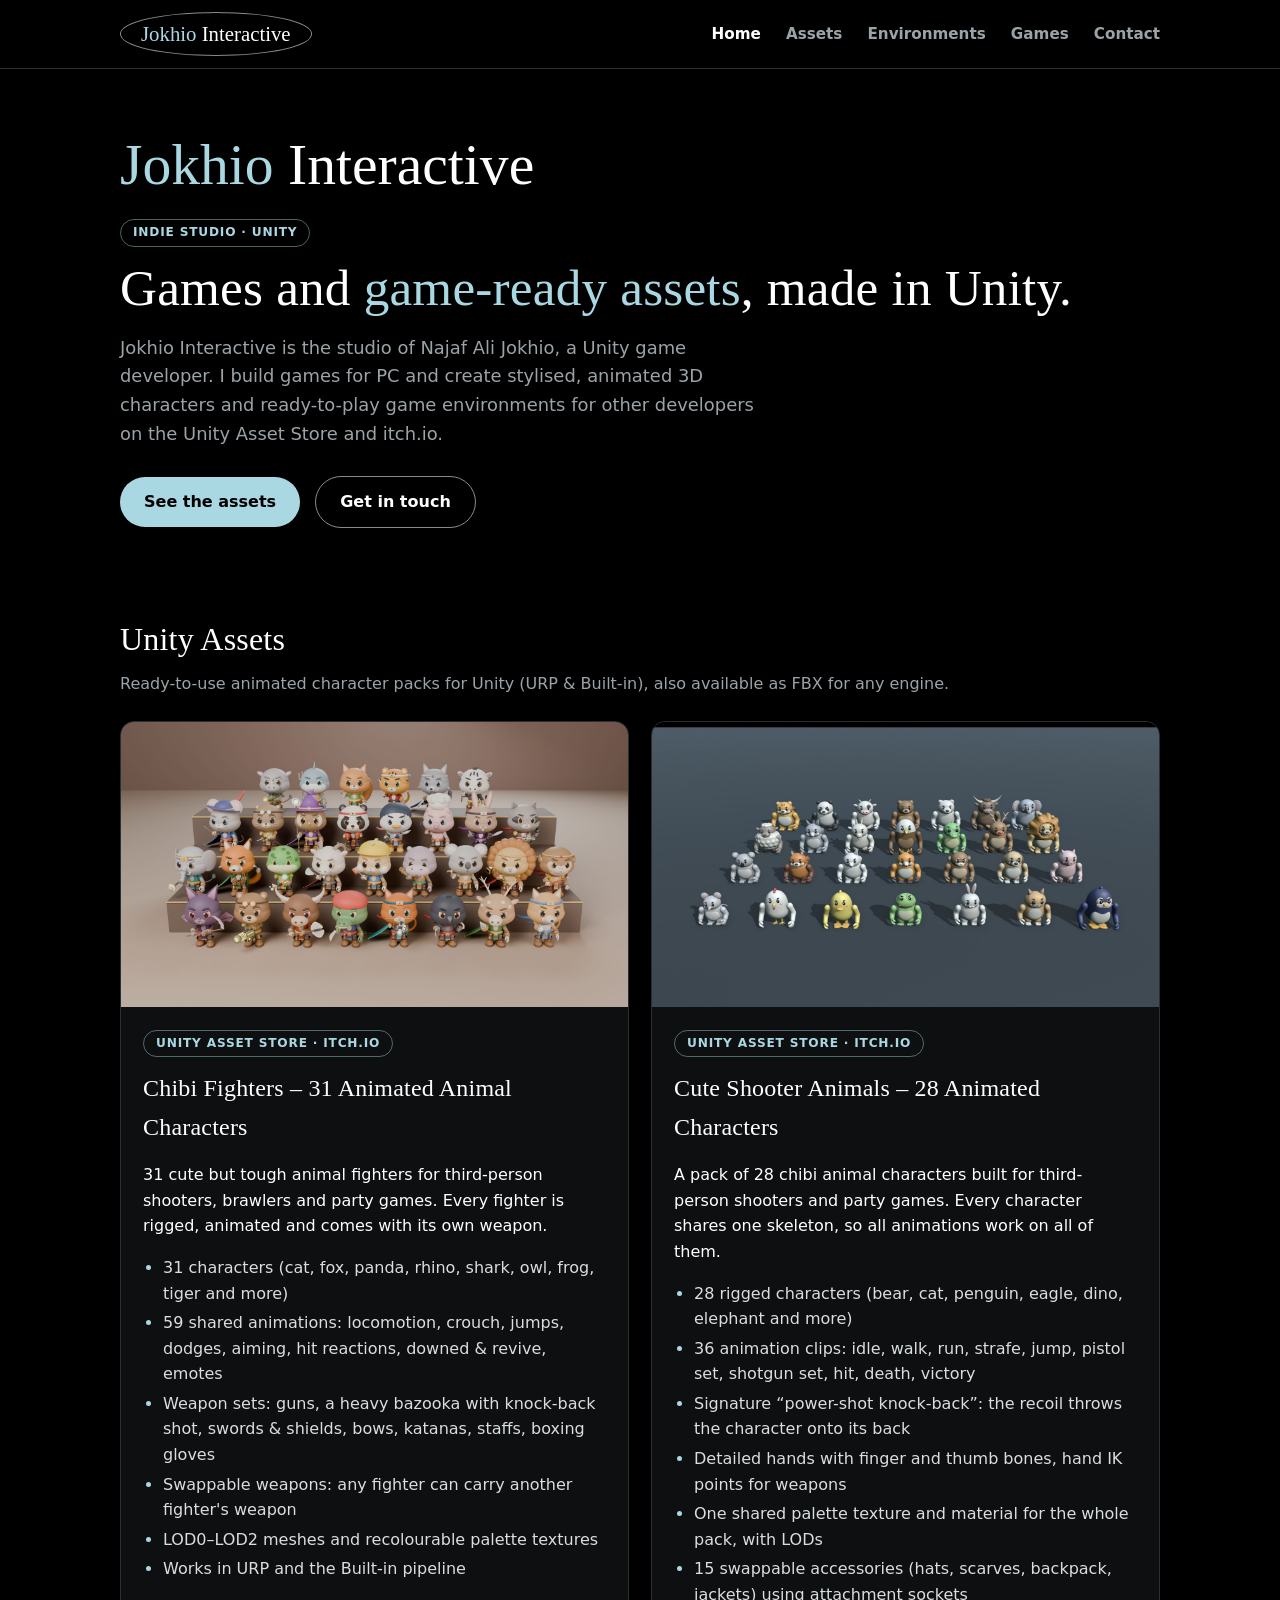
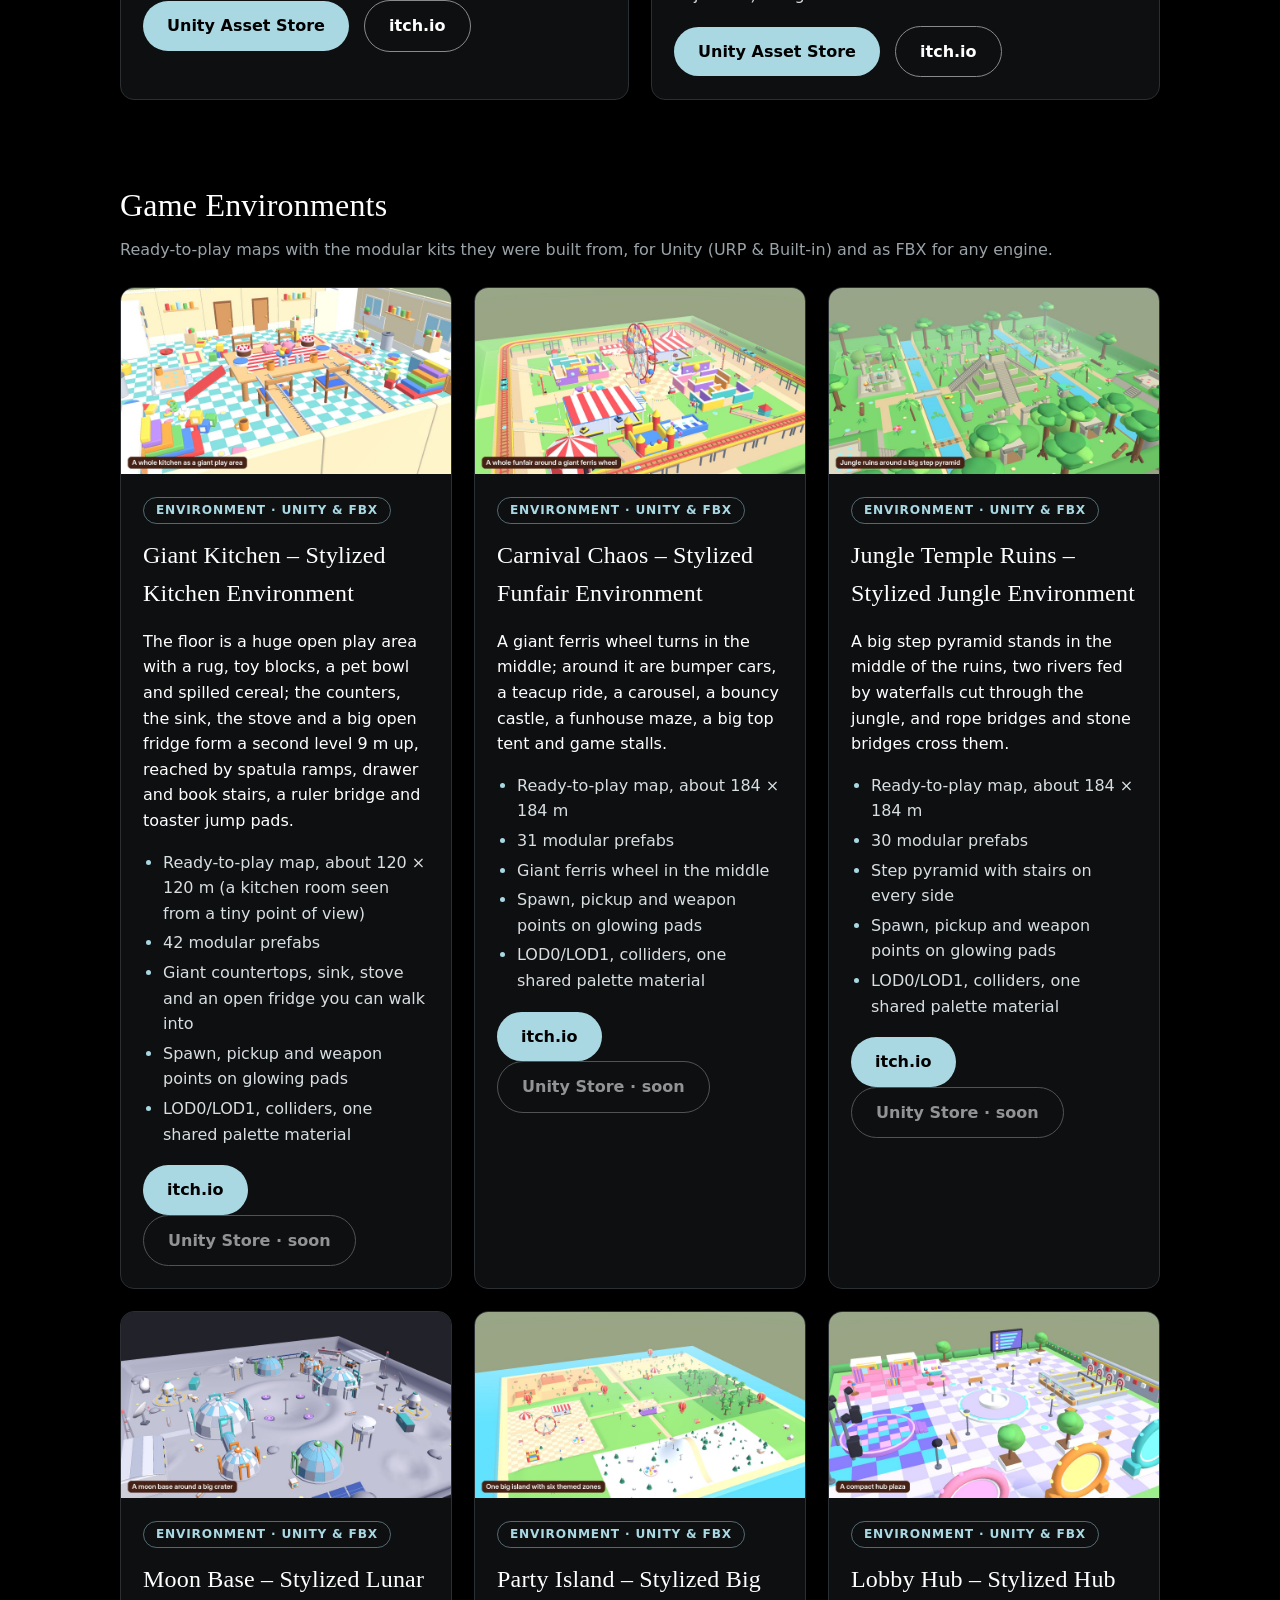
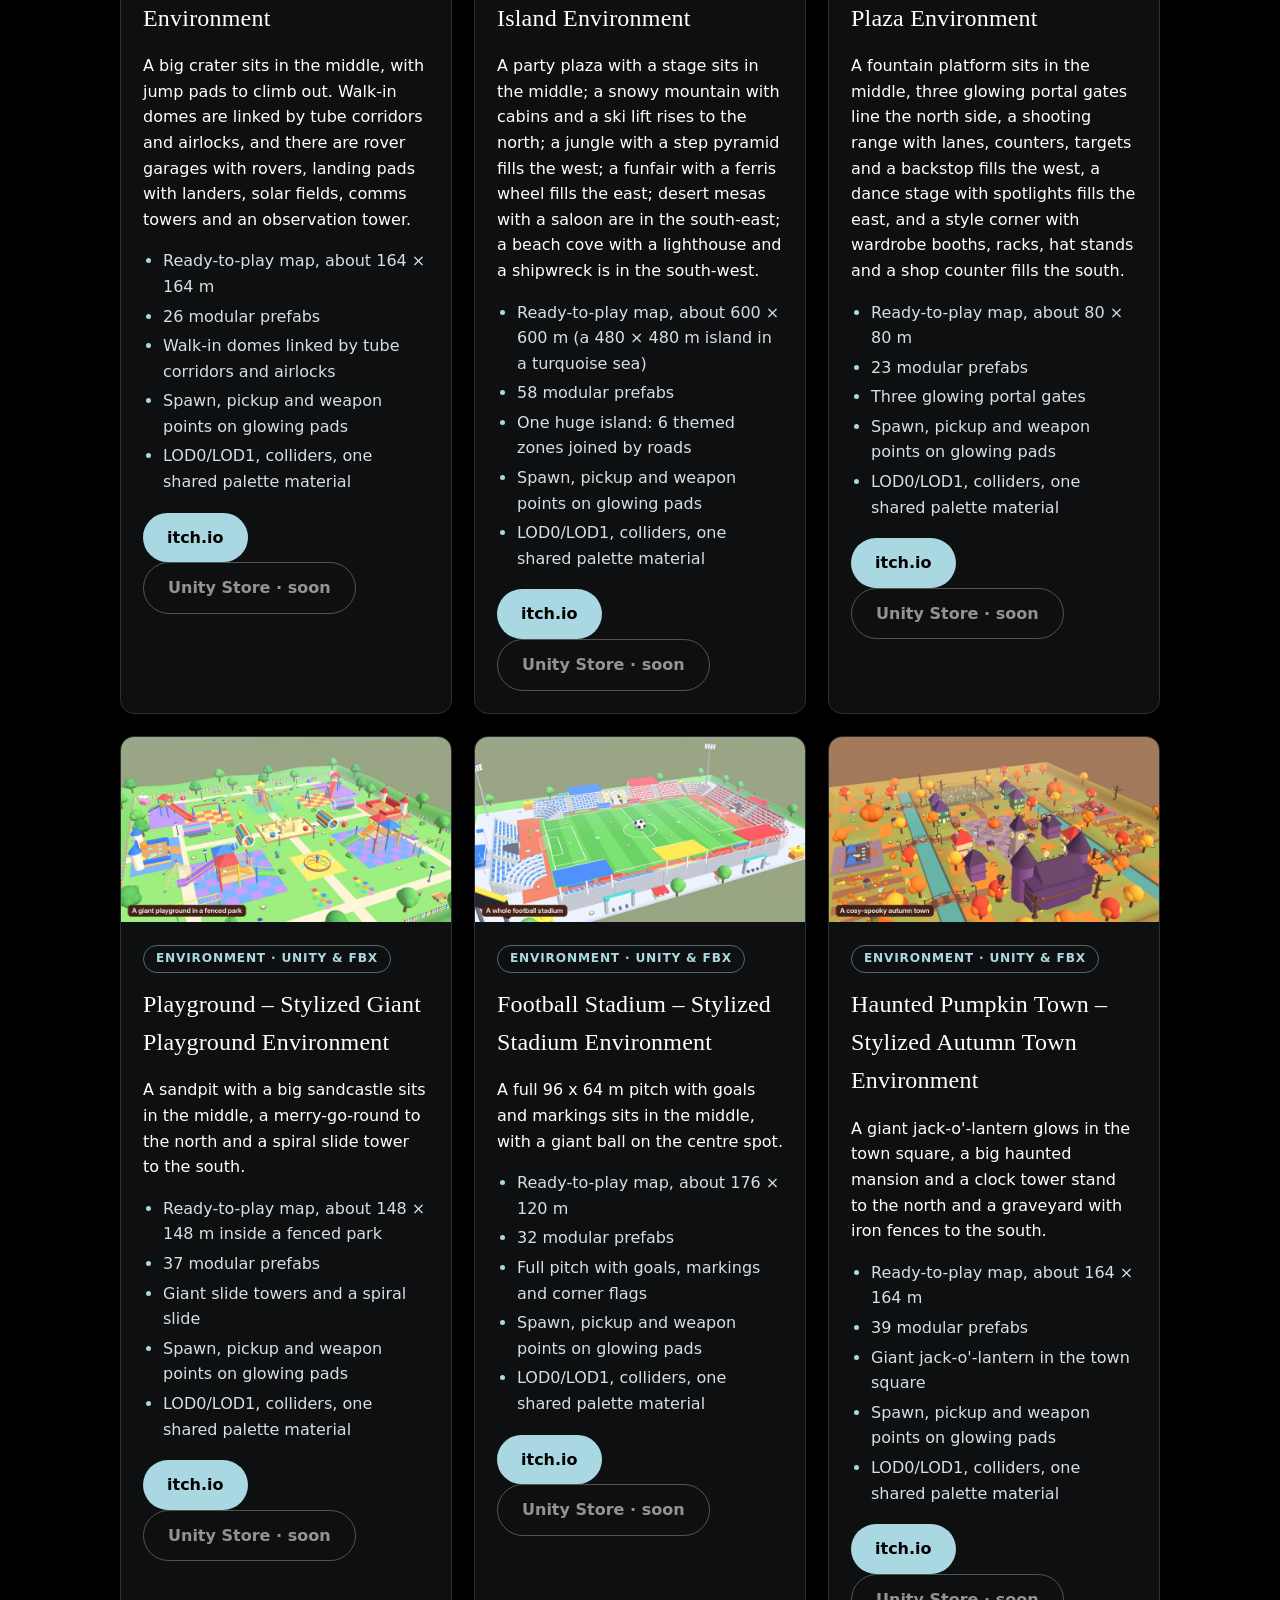
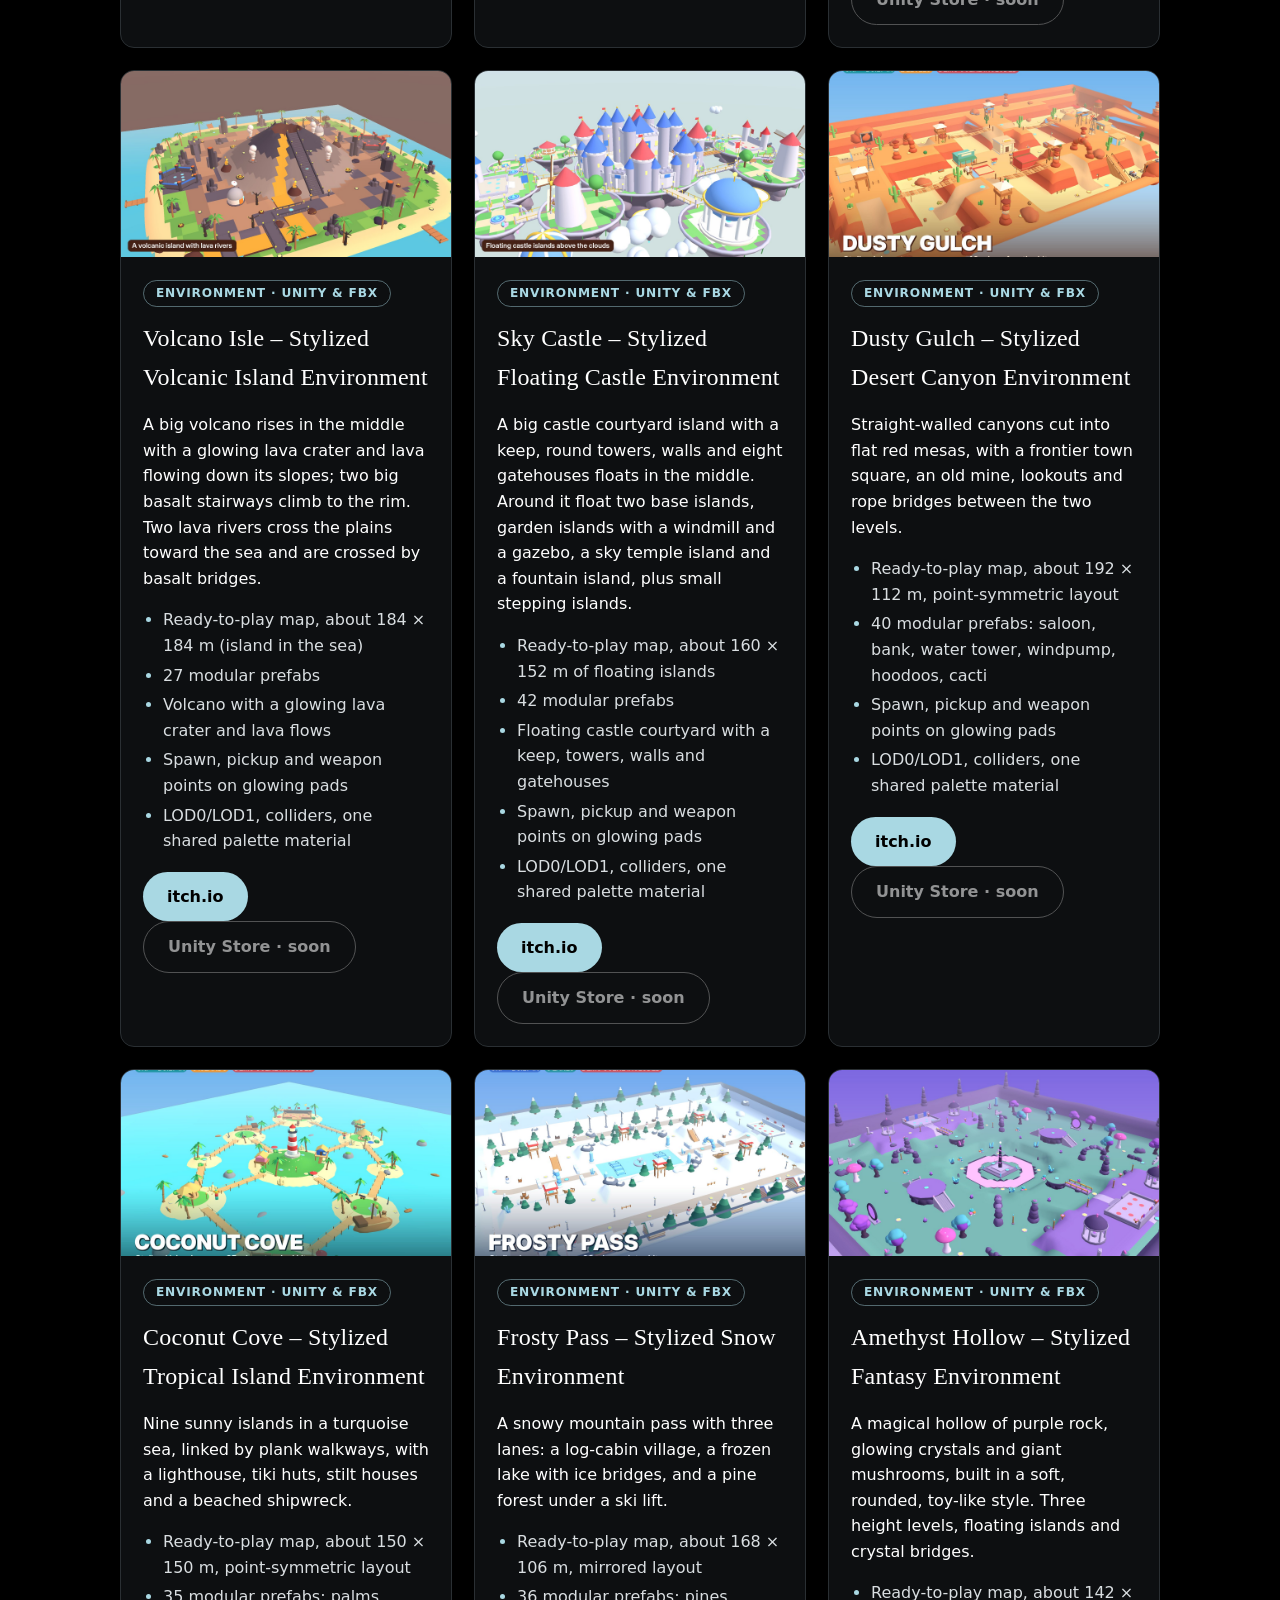
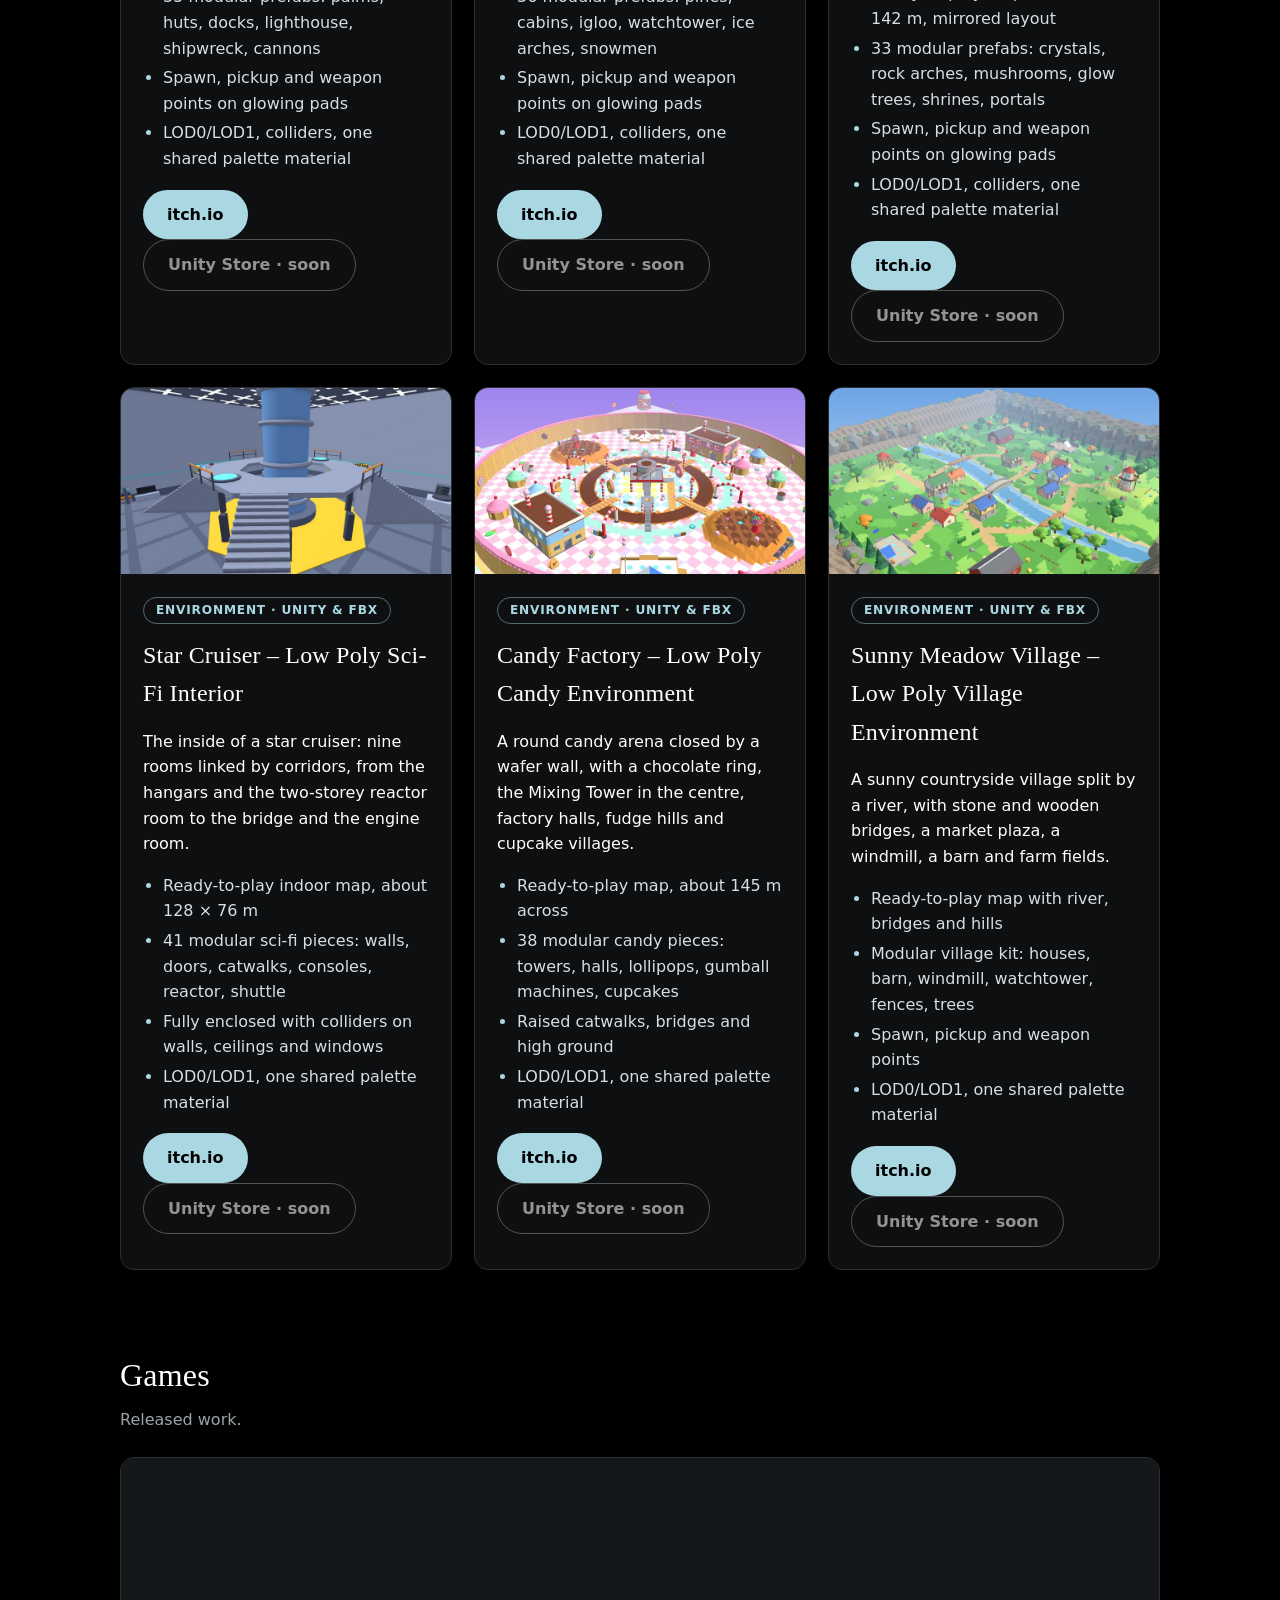
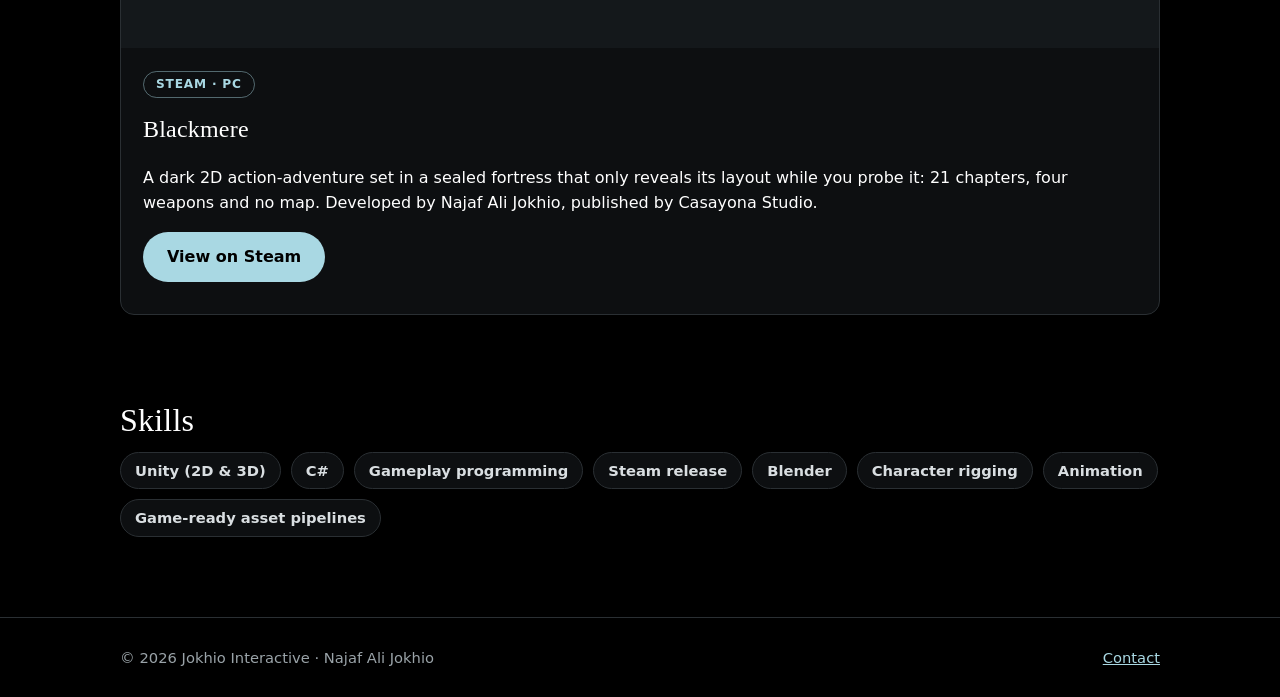
<file: index.html>
<!doctype html>
<html lang="en">
<head>
  <meta charset="utf-8">
  <meta name="viewport" content="width=device-width, initial-scale=1">
  <title>Jokhio Interactive &ndash; Game Development &amp; Unity Assets</title>
  <meta name="description" content="Jokhio Interactive is the indie game development and Unity asset studio of Najaf Ali Jokhio: animated character packs, game environments and Blackmere on Steam.">
  <link rel="stylesheet" href="style.css">
  <link rel="icon" href="images/favicon.png">
  <meta name="theme-color" content="#000000">
</head>
<body>
  <header class="site">
    <div class="wrap">
      <a class="brand" href="index.html"><span class="j">Jokhio</span> Interactive</a>
      <nav>
        <a href="index.html" aria-current="page">Home</a>
        <a href="#assets">Assets</a>
        <a href="#environments">Environments</a>
        <a href="#games">Games</a>
        <a href="contact.html">Contact</a>
      </nav>
    </div>
  </header>

  <main>
    <section class="hero">
      <div class="wrap">
        <p class="studio-name"><span class="j">Jokhio</span> Interactive</p>
        <span class="tag">Indie studio &middot; Unity</span>
        <h1>Games and <em>game-ready assets</em>, made in Unity.</h1>
        <p>Jokhio Interactive is the studio of Najaf Ali Jokhio, a Unity game developer. I build games for PC and create
          stylised, animated 3D characters and ready-to-play game environments for other developers on the Unity Asset Store and itch.io.</p>
        <a class="btn" href="#assets">See the assets</a>
        <a class="btn ghost" href="contact.html">Get in touch</a>
      </div>
    </section>

    <section id="assets">
      <div class="wrap">
        <h2>Unity Assets</h2>
        <p class="lead">Ready-to-use animated character packs for Unity (URP &amp; Built-in), also available as FBX for any engine.</p>
        <div class="grid">
          <div class="card">
            <img src="images/chibi-fighters.jpg" alt="Lineup of 31 chibi animal fighter characters holding their weapons">
            <div class="body">
              <span class="tag">Unity Asset Store &middot; itch.io</span>
              <h3>Chibi Fighters &ndash; 31 Animated Animal Characters</h3>
              <p>31 cute but tough animal fighters for third-person shooters, brawlers and party games. Every fighter
                is rigged, animated and comes with its own weapon.</p>
              <ul class="feature-list">
                <li>31 characters (cat, fox, panda, rhino, shark, owl, frog, tiger and more)</li>
                <li>59 shared animations: locomotion, crouch, jumps, dodges, aiming, hit reactions, downed &amp; revive, emotes</li>
                <li>Weapon sets: guns, a heavy bazooka with knock-back shot, swords &amp; shields, bows, katanas, staffs, boxing gloves</li>
                <li>Swappable weapons: any fighter can carry another fighter's weapon</li>
                <li>LOD0&ndash;LOD2 meshes and recolourable palette textures</li>
                <li>Works in URP and the Built-in pipeline</li>
              </ul>
              <p class="buy">
                <a class="btn" href="https://assetstore.unity.com/packages/3d/characters/animals/chibi-fighters-31-animated-animal-characters-418794" target="_blank" rel="noopener">Unity Asset Store</a>
                <a class="btn ghost" href="https://najaf-ali-jokhio.itch.io/chibi-fighters" target="_blank" rel="noopener">itch.io</a>
              </p>
            </div>
          </div>
          <div class="card">
            <img src="images/cute-shooter-animals.jpg" alt="Lineup of 28 cute low-poly animal characters standing in rows">
            <div class="body">
              <span class="tag">Unity Asset Store &middot; itch.io</span>
              <h3>Cute Shooter Animals &ndash; 28 Animated Characters</h3>
              <p>A pack of 28 chibi animal characters built for third-person shooters and party games. Every character
                shares one skeleton, so all animations work on all of them.</p>
              <ul class="feature-list">
                <li>28 rigged characters (bear, cat, penguin, eagle, dino, elephant and more)</li>
                <li>36 animation clips: idle, walk, run, strafe, jump, pistol set, shotgun set, hit, death, victory</li>
                <li>Signature &ldquo;power-shot knock-back&rdquo;: the recoil throws the character onto its back</li>
                <li>Detailed hands with finger and thumb bones, hand IK points for weapons</li>
                <li>One shared palette texture and material for the whole pack, with LODs</li>
                <li>15 swappable accessories (hats, scarves, backpack, jackets) using attachment sockets</li>
              </ul>
              <p class="buy">
                <a class="btn" href="https://assetstore.unity.com/packages/3d/characters/animals/cute-shooter-animals-28-animated-characters-416558" target="_blank" rel="noopener">Unity Asset Store</a>
                <a class="btn ghost" href="https://najaf-ali-jokhio.itch.io/cute-shooter-animals" target="_blank" rel="noopener">itch.io</a>
              </p>
            </div>
          </div>
        </div>
      </div>
    </section>

    <section id="environments">
      <div class="wrap">
        <h2>Game Environments</h2>
        <p class="lead">Ready-to-play maps with the modular kits they were built from, for Unity (URP &amp; Built-in) and as FBX for any engine.</p>
        <div class="grid">
          <div class="card">
            <img src="images/giant-kitchen.jpg" alt="Giant Kitchen - Stylized Kitchen Environment overview" loading="lazy">
            <div class="body">
              <span class="tag">Environment &middot; Unity &amp; FBX</span>
              <h3>Giant Kitchen &ndash; Stylized Kitchen Environment</h3>
              <p>The floor is a huge open play area with a rug, toy blocks, a pet bowl and spilled cereal; the counters, the sink, the stove and a big open fridge form a second level 9 m up, reached by spatula ramps, drawer and book stairs, a ruler bridge and toaster jump pads.</p>
              <ul class="feature-list">
                <li>Ready-to-play map, about 120 × 120 m (a kitchen room seen from a tiny point of view)</li>
                <li>42 modular prefabs</li>
                <li>Giant countertops, sink, stove and an open fridge you can walk into</li>
                <li>Spawn, pickup and weapon points on glowing pads</li>
                <li>LOD0/LOD1, colliders, one shared palette material</li>
              </ul>
              <p class="buy">
                <a class="btn" href="https://najaf-ali-jokhio.itch.io/giant-kitchen" target="_blank" rel="noopener">itch.io</a>
                <span class="btn ghost soon">Unity Store &middot; soon</span>
              </p>
            </div>
          </div>
          <div class="card">
            <img src="images/carnival-chaos.jpg" alt="Carnival Chaos - Stylized Funfair Environment overview" loading="lazy">
            <div class="body">
              <span class="tag">Environment &middot; Unity &amp; FBX</span>
              <h3>Carnival Chaos &ndash; Stylized Funfair Environment</h3>
              <p>A giant ferris wheel turns in the middle; around it are bumper cars, a teacup ride, a carousel, a bouncy castle, a funhouse maze, a big top tent and game stalls.</p>
              <ul class="feature-list">
                <li>Ready-to-play map, about 184 × 184 m</li>
                <li>31 modular prefabs</li>
                <li>Giant ferris wheel in the middle</li>
                <li>Spawn, pickup and weapon points on glowing pads</li>
                <li>LOD0/LOD1, colliders, one shared palette material</li>
              </ul>
              <p class="buy">
                <a class="btn" href="https://najaf-ali-jokhio.itch.io/carnival-chaos" target="_blank" rel="noopener">itch.io</a>
                <span class="btn ghost soon">Unity Store &middot; soon</span>
              </p>
            </div>
          </div>
          <div class="card">
            <img src="images/jungle-temple-ruins.jpg" alt="Jungle Temple Ruins - Stylized Jungle Environment overview" loading="lazy">
            <div class="body">
              <span class="tag">Environment &middot; Unity &amp; FBX</span>
              <h3>Jungle Temple Ruins &ndash; Stylized Jungle Environment</h3>
              <p>A big step pyramid stands in the middle of the ruins, two rivers fed by waterfalls cut through the jungle, and rope bridges and stone bridges cross them.</p>
              <ul class="feature-list">
                <li>Ready-to-play map, about 184 × 184 m</li>
                <li>30 modular prefabs</li>
                <li>Step pyramid with stairs on every side</li>
                <li>Spawn, pickup and weapon points on glowing pads</li>
                <li>LOD0/LOD1, colliders, one shared palette material</li>
              </ul>
              <p class="buy">
                <a class="btn" href="https://najaf-ali-jokhio.itch.io/jungle-temple-ruins" target="_blank" rel="noopener">itch.io</a>
                <span class="btn ghost soon">Unity Store &middot; soon</span>
              </p>
            </div>
          </div>
          <div class="card">
            <img src="images/moon-base.jpg" alt="Moon Base - Stylized Lunar Environment overview" loading="lazy">
            <div class="body">
              <span class="tag">Environment &middot; Unity &amp; FBX</span>
              <h3>Moon Base &ndash; Stylized Lunar Environment</h3>
              <p>A big crater sits in the middle, with jump pads to climb out. Walk-in domes are linked by tube corridors and airlocks, and there are rover garages with rovers, landing pads with landers, solar fields, comms towers and an observation tower.</p>
              <ul class="feature-list">
                <li>Ready-to-play map, about 164 × 164 m</li>
                <li>26 modular prefabs</li>
                <li>Walk-in domes linked by tube corridors and airlocks</li>
                <li>Spawn, pickup and weapon points on glowing pads</li>
                <li>LOD0/LOD1, colliders, one shared palette material</li>
              </ul>
              <p class="buy">
                <a class="btn" href="https://najaf-ali-jokhio.itch.io/moon-base" target="_blank" rel="noopener">itch.io</a>
                <span class="btn ghost soon">Unity Store &middot; soon</span>
              </p>
            </div>
          </div>
          <div class="card">
            <img src="images/party-island.jpg" alt="Party Island - Stylized Big Island Environment overview" loading="lazy">
            <div class="body">
              <span class="tag">Environment &middot; Unity &amp; FBX</span>
              <h3>Party Island &ndash; Stylized Big Island Environment</h3>
              <p>A party plaza with a stage sits in the middle; a snowy mountain with cabins and a ski lift rises to the north; a jungle with a step pyramid fills the west; a funfair with a ferris wheel fills the east; desert mesas with a saloon are in the south-east; a beach cove with a lighthouse and a shipwreck is in the south-west.</p>
              <ul class="feature-list">
                <li>Ready-to-play map, about 600 × 600 m (a 480 × 480 m island in a turquoise sea)</li>
                <li>58 modular prefabs</li>
                <li>One huge island: 6 themed zones joined by roads</li>
                <li>Spawn, pickup and weapon points on glowing pads</li>
                <li>LOD0/LOD1, colliders, one shared palette material</li>
              </ul>
              <p class="buy">
                <a class="btn" href="https://najaf-ali-jokhio.itch.io/party-island" target="_blank" rel="noopener">itch.io</a>
                <span class="btn ghost soon">Unity Store &middot; soon</span>
              </p>
            </div>
          </div>
          <div class="card">
            <img src="images/lobby-hub.jpg" alt="Lobby Hub - Stylized Hub Plaza Environment overview" loading="lazy">
            <div class="body">
              <span class="tag">Environment &middot; Unity &amp; FBX</span>
              <h3>Lobby Hub &ndash; Stylized Hub Plaza Environment</h3>
              <p>A fountain platform sits in the middle, three glowing portal gates line the north side, a shooting range with lanes, counters, targets and a backstop fills the west, a dance stage with spotlights fills the east, and a style corner with wardrobe booths, racks, hat stands and a shop counter fills the south.</p>
              <ul class="feature-list">
                <li>Ready-to-play map, about 80 × 80 m</li>
                <li>23 modular prefabs</li>
                <li>Three glowing portal gates</li>
                <li>Spawn, pickup and weapon points on glowing pads</li>
                <li>LOD0/LOD1, colliders, one shared palette material</li>
              </ul>
              <p class="buy">
                <a class="btn" href="https://najaf-ali-jokhio.itch.io/lobby-hub" target="_blank" rel="noopener">itch.io</a>
                <span class="btn ghost soon">Unity Store &middot; soon</span>
              </p>
            </div>
          </div>
          <div class="card">
            <img src="images/playground.jpg" alt="Playground - Stylized Giant Playground Environment overview" loading="lazy">
            <div class="body">
              <span class="tag">Environment &middot; Unity &amp; FBX</span>
              <h3>Playground &ndash; Stylized Giant Playground Environment</h3>
              <p>A sandpit with a big sandcastle sits in the middle, a merry-go-round to the north and a spiral slide tower to the south.</p>
              <ul class="feature-list">
                <li>Ready-to-play map, about 148 × 148 m inside a fenced park</li>
                <li>37 modular prefabs</li>
                <li>Giant slide towers and a spiral slide</li>
                <li>Spawn, pickup and weapon points on glowing pads</li>
                <li>LOD0/LOD1, colliders, one shared palette material</li>
              </ul>
              <p class="buy">
                <a class="btn" href="https://najaf-ali-jokhio.itch.io/playground" target="_blank" rel="noopener">itch.io</a>
                <span class="btn ghost soon">Unity Store &middot; soon</span>
              </p>
            </div>
          </div>
          <div class="card">
            <img src="images/football-stadium.jpg" alt="Football Stadium - Stylized Stadium Environment overview" loading="lazy">
            <div class="body">
              <span class="tag">Environment &middot; Unity &amp; FBX</span>
              <h3>Football Stadium &ndash; Stylized Stadium Environment</h3>
              <p>A full 96 x 64 m pitch with goals and markings sits in the middle, with a giant ball on the centre spot.</p>
              <ul class="feature-list">
                <li>Ready-to-play map, about 176 × 120 m</li>
                <li>32 modular prefabs</li>
                <li>Full pitch with goals, markings and corner flags</li>
                <li>Spawn, pickup and weapon points on glowing pads</li>
                <li>LOD0/LOD1, colliders, one shared palette material</li>
              </ul>
              <p class="buy">
                <a class="btn" href="https://najaf-ali-jokhio.itch.io/football-stadium" target="_blank" rel="noopener">itch.io</a>
                <span class="btn ghost soon">Unity Store &middot; soon</span>
              </p>
            </div>
          </div>
          <div class="card">
            <img src="images/haunted-pumpkin-town.jpg" alt="Haunted Pumpkin Town - Stylized Autumn Town Environment overview" loading="lazy">
            <div class="body">
              <span class="tag">Environment &middot; Unity &amp; FBX</span>
              <h3>Haunted Pumpkin Town &ndash; Stylized Autumn Town Environment</h3>
              <p>A giant jack-o&#x27;-lantern glows in the town square, a big haunted mansion and a clock tower stand to the north and a graveyard with iron fences to the south.</p>
              <ul class="feature-list">
                <li>Ready-to-play map, about 164 × 164 m</li>
                <li>39 modular prefabs</li>
                <li>Giant jack-o&#x27;-lantern in the town square</li>
                <li>Spawn, pickup and weapon points on glowing pads</li>
                <li>LOD0/LOD1, colliders, one shared palette material</li>
              </ul>
              <p class="buy">
                <a class="btn" href="https://najaf-ali-jokhio.itch.io/haunted-pumpkin-town" target="_blank" rel="noopener">itch.io</a>
                <span class="btn ghost soon">Unity Store &middot; soon</span>
              </p>
            </div>
          </div>
          <div class="card">
            <img src="images/volcano-isle.jpg" alt="Volcano Isle - Stylized Volcanic Island Environment overview" loading="lazy">
            <div class="body">
              <span class="tag">Environment &middot; Unity &amp; FBX</span>
              <h3>Volcano Isle &ndash; Stylized Volcanic Island Environment</h3>
              <p>A big volcano rises in the middle with a glowing lava crater and lava flowing down its slopes; two big basalt stairways climb to the rim. Two lava rivers cross the plains toward the sea and are crossed by basalt bridges.</p>
              <ul class="feature-list">
                <li>Ready-to-play map, about 184 × 184 m (island in the sea)</li>
                <li>27 modular prefabs</li>
                <li>Volcano with a glowing lava crater and lava flows</li>
                <li>Spawn, pickup and weapon points on glowing pads</li>
                <li>LOD0/LOD1, colliders, one shared palette material</li>
              </ul>
              <p class="buy">
                <a class="btn" href="https://najaf-ali-jokhio.itch.io/volcano-isle" target="_blank" rel="noopener">itch.io</a>
                <span class="btn ghost soon">Unity Store &middot; soon</span>
              </p>
            </div>
          </div>
          <div class="card">
            <img src="images/sky-castle.jpg" alt="Sky Castle - Stylized Floating Castle Environment overview" loading="lazy">
            <div class="body">
              <span class="tag">Environment &middot; Unity &amp; FBX</span>
              <h3>Sky Castle &ndash; Stylized Floating Castle Environment</h3>
              <p>A big castle courtyard island with a keep, round towers, walls and eight gatehouses floats in the middle. Around it float two base islands, garden islands with a windmill and a gazebo, a sky temple island and a fountain island, plus small stepping islands.</p>
              <ul class="feature-list">
                <li>Ready-to-play map, about 160 × 152 m of floating islands</li>
                <li>42 modular prefabs</li>
                <li>Floating castle courtyard with a keep, towers, walls and gatehouses</li>
                <li>Spawn, pickup and weapon points on glowing pads</li>
                <li>LOD0/LOD1, colliders, one shared palette material</li>
              </ul>
              <p class="buy">
                <a class="btn" href="https://najaf-ali-jokhio.itch.io/sky-castle" target="_blank" rel="noopener">itch.io</a>
                <span class="btn ghost soon">Unity Store &middot; soon</span>
              </p>
            </div>
          </div>
          <div class="card">
            <img src="images/dusty-gulch.jpg" alt="Stylized desert canyon with red mesas, cacti, a frontier town and rope bridges" loading="lazy">
            <div class="body">
              <span class="tag">Environment &middot; Unity &amp; FBX</span>
              <h3>Dusty Gulch &ndash; Stylized Desert Canyon Environment</h3>
              <p>Straight-walled canyons cut into flat red mesas, with a frontier town square, an old mine, lookouts and rope bridges between the two levels.</p>
              <ul class="feature-list">
                <li>Ready-to-play map, about 192 &times; 112 m, point-symmetric layout</li>
                <li>40 modular prefabs: saloon, bank, water tower, windpump, hoodoos, cacti</li>
                <li>Spawn, pickup and weapon points on glowing pads</li>
                <li>LOD0/LOD1, colliders, one shared palette material</li>
              </ul>
              <p class="buy">
                <a class="btn" href="https://najaf-ali-jokhio.itch.io/dusty-gulch" target="_blank" rel="noopener">itch.io</a>
                <span class="btn ghost soon">Unity Store &middot; soon</span>
              </p>
            </div>
          </div>
          <div class="card">
            <img src="images/coconut-cove.jpg" alt="Stylized tropical islands with palm trees, a lighthouse and wooden walkways over a turquoise sea" loading="lazy">
            <div class="body">
              <span class="tag">Environment &middot; Unity &amp; FBX</span>
              <h3>Coconut Cove &ndash; Stylized Tropical Island Environment</h3>
              <p>Nine sunny islands in a turquoise sea, linked by plank walkways, with a lighthouse, tiki huts, stilt houses and a beached shipwreck.</p>
              <ul class="feature-list">
                <li>Ready-to-play map, about 150 &times; 150 m, point-symmetric layout</li>
                <li>35 modular prefabs: palms, huts, docks, lighthouse, shipwreck, cannons</li>
                <li>Spawn, pickup and weapon points on glowing pads</li>
                <li>LOD0/LOD1, colliders, one shared palette material</li>
              </ul>
              <p class="buy">
                <a class="btn" href="https://najaf-ali-jokhio.itch.io/coconut-cove" target="_blank" rel="noopener">itch.io</a>
                <span class="btn ghost soon">Unity Store &middot; soon</span>
              </p>
            </div>
          </div>
          <div class="card">
            <img src="images/frosty-pass.jpg" alt="Stylized snowy mountain pass with pine trees, log cabins, a frozen lake and ice bridges" loading="lazy">
            <div class="body">
              <span class="tag">Environment &middot; Unity &amp; FBX</span>
              <h3>Frosty Pass &ndash; Stylized Snow Environment</h3>
              <p>A snowy mountain pass with three lanes: a log-cabin village, a frozen lake with ice bridges, and a pine forest under a ski lift.</p>
              <ul class="feature-list">
                <li>Ready-to-play map, about 168 &times; 106 m, mirrored layout</li>
                <li>36 modular prefabs: pines, cabins, igloo, watchtower, ice arches, snowmen</li>
                <li>Spawn, pickup and weapon points on glowing pads</li>
                <li>LOD0/LOD1, colliders, one shared palette material</li>
              </ul>
              <p class="buy">
                <a class="btn" href="https://najaf-ali-jokhio.itch.io/frosty-pass" target="_blank" rel="noopener">itch.io</a>
                <span class="btn ghost soon">Unity Store &middot; soon</span>
              </p>
            </div>
          </div>
          <div class="card">
            <img src="images/amethyst-hollow.jpg" alt="Stylized fantasy map with purple rocks, glowing crystals, giant mushrooms and floating islands" loading="lazy">
            <div class="body">
              <span class="tag">Environment &middot; Unity &amp; FBX</span>
              <h3>Amethyst Hollow &ndash; Stylized Fantasy Environment</h3>
              <p>A magical hollow of purple rock, glowing crystals and giant mushrooms, built in a soft, rounded, toy-like style. Three height levels, floating islands and crystal bridges.</p>
              <ul class="feature-list">
                <li>Ready-to-play map, about 142 &times; 142 m, mirrored layout</li>
                <li>33 modular prefabs: crystals, rock arches, mushrooms, glow trees, shrines, portals</li>
                <li>Spawn, pickup and weapon points on glowing pads</li>
                <li>LOD0/LOD1, colliders, one shared palette material</li>
              </ul>
              <p class="buy">
                <a class="btn" href="https://najaf-ali-jokhio.itch.io/amethyst-hollow" target="_blank" rel="noopener">itch.io</a>
                <span class="btn ghost soon">Unity Store &middot; soon</span>
              </p>
            </div>
          </div>
          <div class="card">
            <img src="images/star-cruiser.jpg" alt="Low poly sci-fi spaceship interior with a glowing reactor core and stairways" loading="lazy">
            <div class="body">
              <span class="tag">Environment &middot; Unity &amp; FBX</span>
              <h3>Star Cruiser &ndash; Low Poly Sci-Fi Interior</h3>
              <p>The inside of a star cruiser: nine rooms linked by corridors, from the hangars and the two-storey reactor room to the bridge and the engine room.</p>
              <ul class="feature-list">
                <li>Ready-to-play indoor map, about 128 &times; 76 m</li>
                <li>41 modular sci-fi pieces: walls, doors, catwalks, consoles, reactor, shuttle</li>
                <li>Fully enclosed with colliders on walls, ceilings and windows</li>
                <li>LOD0/LOD1, one shared palette material</li>
              </ul>
              <p class="buy">
                <a class="btn" href="https://najaf-ali-jokhio.itch.io/star-cruiser" target="_blank" rel="noopener">itch.io</a>
                <span class="btn ghost soon">Unity Store &middot; soon</span>
              </p>
            </div>
          </div>
          <div class="card">
            <img src="images/candy-factory.jpg" alt="Round candy arena with a chocolate ring, factory halls and cupcake houses" loading="lazy">
            <div class="body">
              <span class="tag">Environment &middot; Unity &amp; FBX</span>
              <h3>Candy Factory &ndash; Low Poly Candy Environment</h3>
              <p>A round candy arena closed by a wafer wall, with a chocolate ring, the Mixing Tower in the centre, factory halls, fudge hills and cupcake villages.</p>
              <ul class="feature-list">
                <li>Ready-to-play map, about 145 m across</li>
                <li>38 modular candy pieces: towers, halls, lollipops, gumball machines, cupcakes</li>
                <li>Raised catwalks, bridges and high ground</li>
                <li>LOD0/LOD1, one shared palette material</li>
              </ul>
              <p class="buy">
                <a class="btn" href="https://najaf-ali-jokhio.itch.io/candy-factory" target="_blank" rel="noopener">itch.io</a>
                <span class="btn ghost soon">Unity Store &middot; soon</span>
              </p>
            </div>
          </div>
          <div class="card">
            <img src="images/sunny-meadow-village.jpg" alt="Low poly village with a river, bridges, houses, a windmill and farms" loading="lazy">
            <div class="body">
              <span class="tag">Environment &middot; Unity &amp; FBX</span>
              <h3>Sunny Meadow Village &ndash; Low Poly Village Environment</h3>
              <p>A sunny countryside village split by a river, with stone and wooden bridges, a market plaza, a windmill, a barn and farm fields.</p>
              <ul class="feature-list">
                <li>Ready-to-play map with river, bridges and hills</li>
                <li>Modular village kit: houses, barn, windmill, watchtower, fences, trees</li>
                <li>Spawn, pickup and weapon points</li>
                <li>LOD0/LOD1, one shared palette material</li>
              </ul>
              <p class="buy">
                <a class="btn" href="https://najaf-ali-jokhio.itch.io/sunny-meadow-village" target="_blank" rel="noopener">itch.io</a>
                <span class="btn ghost soon">Unity Store &middot; soon</span>
              </p>
            </div>
          </div>
        </div>
      </div>
    </section>

    <section id="games">
      <div class="wrap">
        <h2>Games</h2>
        <p class="lead">Released work.</p>
        <div class="grid">
          <div class="card">
            <iframe class="steam-embed" src="https://store.steampowered.com/widget/5117120/" title="Blackmere on Steam" loading="lazy"></iframe>
            <div class="body">
              <span class="tag">Steam &middot; PC</span>
              <h3>Blackmere</h3>
              <p>A dark 2D action-adventure set in a sealed fortress that only reveals its layout while you probe it:
                21 chapters, four weapons and no map. Developed by Najaf Ali Jokhio, published by Casayona Studio.</p>
              <a class="btn" href="https://store.steampowered.com/app/5117120/Blackmere/" target="_blank" rel="noopener">View on Steam</a>
            </div>
          </div>
        </div>
      </div>
    </section>

    <section id="skills">
      <div class="wrap">
        <h2>Skills</h2>
        <div class="skills">
          <span>Unity (2D &amp; 3D)</span><span>C#</span><span>Gameplay programming</span><span>Steam release</span>
          <span>Blender</span><span>Character rigging</span><span>Animation</span><span>Game-ready asset pipelines</span>
        </div>
      </div>
    </section>
  </main>

  <footer class="site">
    <div class="wrap">
      <span>&copy; 2026 Jokhio Interactive &middot; Najaf Ali Jokhio</span>
      <span><a href="contact.html">Contact</a></span>
    </div>
  </footer>
</body>
</html>
</file>
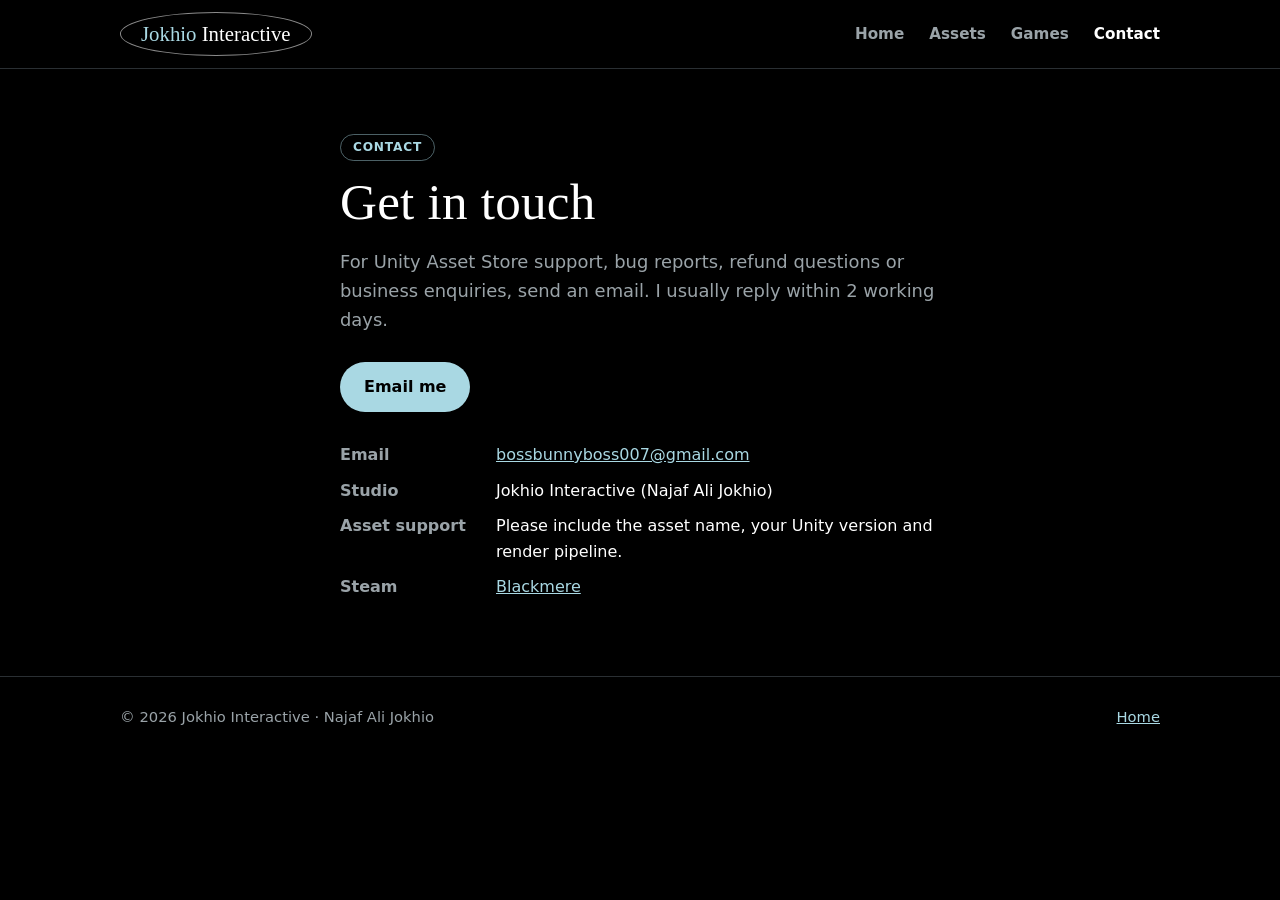
<file: contact.html>
<!doctype html>
<html lang="en">
<head>
  <meta charset="utf-8">
  <meta name="viewport" content="width=device-width, initial-scale=1">
  <title>Contact &ndash; Jokhio Interactive</title>
  <meta name="description" content="Contact Jokhio Interactive for asset support, questions and business enquiries.">
  <link rel="stylesheet" href="style.css">
  <link rel="icon" href="images/favicon.png">
  <meta name="theme-color" content="#000000">
</head>
<body>
  <header class="site">
    <div class="wrap">
      <a class="brand" href="index.html"><span class="j">Jokhio</span> Interactive</a>
      <nav>
        <a href="index.html">Home</a>
        <a href="index.html#assets">Assets</a>
        <a href="index.html#games">Games</a>
        <a href="contact.html" aria-current="page">Contact</a>
      </nav>
    </div>
  </header>

  <main>
    <section class="hero">
      <div class="wrap contact-box">
        <span class="tag">Contact</span>
        <h1>Get in touch</h1>
        <p>For Unity Asset Store support, bug reports, refund questions or business enquiries, send an email.
          I usually reply within 2 working days.</p>
        <a class="btn" href="mailto:bossbunnyboss007@gmail.com?subject=Jokhio%20Interactive%20enquiry">Email me</a>
        <dl>
          <dt>Email</dt><dd><a href="mailto:bossbunnyboss007@gmail.com">bossbunnyboss007@gmail.com</a></dd>
          <dt>Studio</dt><dd>Jokhio Interactive (Najaf Ali Jokhio)</dd>
          <dt>Asset support</dt><dd>Please include the asset name, your Unity version and render pipeline.</dd>
          <dt>Steam</dt><dd><a href="https://store.steampowered.com/app/5117120/Blackmere/" target="_blank" rel="noopener">Blackmere</a></dd>
        </dl>
      </div>
    </section>
  </main>

  <footer class="site">
    <div class="wrap">
      <span>&copy; 2026 Jokhio Interactive &middot; Najaf Ali Jokhio</span>
      <span><a href="index.html">Home</a></span>
    </div>
  </footer>
</body>
</html>
</file>
<file: style.css>
:root {
  --bg: #000000;
  --surface: #0d0f11;
  --surface-2: #14181b;
  --text: #ffffff;
  --muted: #9aa3a8;
  --accent: #a9d8e3;
  --accent-dark: #7fbccb;
  --line: #2a2f33;
  --ring: #8a8a8a;
  --radius: 14px;
  --max: 1080px;
  --serif: "Times New Roman", Times, Georgia, serif;
  --sans: "Segoe UI", system-ui, -apple-system, Roboto, Helvetica, Arial, sans-serif;
  color-scheme: dark;
}
* { box-sizing: border-box; }
html { scroll-behavior: smooth; }
body {
  margin: 0;
  font-family: var(--sans);
  background: var(--bg);
  color: var(--text);
  line-height: 1.6;
}
a { color: var(--accent); }
a:hover { color: #ffffff; }
img { max-width: 100%; display: block; }
h1, h2, h3 { font-family: var(--serif); font-weight: 400; letter-spacing: .2px; }

.wrap { width: 100%; max-width: var(--max); margin: 0 auto; padding: 0 20px; }

header.site {
  position: sticky; top: 0; z-index: 10;
  background: rgba(0, 0, 0, .9);
  backdrop-filter: blur(8px);
  border-bottom: 1px solid var(--line);
}
header.site .wrap { display: flex; align-items: center; justify-content: space-between; height: 68px; gap: 16px; }
.brand {
  font-family: var(--serif); font-size: 1.3rem; text-decoration: none; color: #fff; white-space: nowrap;
  border: 1.5px solid var(--ring); border-radius: 50%; padding: 4px 20px;
}
.brand span.j { color: var(--accent); }
nav a { margin-left: 20px; text-decoration: none; color: var(--muted); font-weight: 600; font-size: .95rem; }
nav a:hover, nav a[aria-current="page"] { color: #fff; }

.hero { padding: 64px 0 36px; }
.hero .studio-name { font-family: var(--serif); font-size: clamp(2.2rem, 6vw, 3.6rem); line-height: 1.1; color: #fff; margin: 0 0 22px; max-width: none; }
.hero .studio-name .j { color: var(--accent); }
.hero h1 { font-size: clamp(2rem, 5vw, 3.2rem); line-height: 1.15; margin: 0 0 16px; }
.hero h1 em { font-style: normal; color: var(--accent); }
.hero p { font-size: 1.12rem; color: var(--muted); max-width: 640px; margin: 0 0 28px; }
.btn {
  display: inline-block; padding: 12px 24px; border-radius: 999px; background: var(--accent);
  color: #000; text-decoration: none; font-weight: 700; margin-right: 10px; margin-bottom: 10px;
}
.btn:hover { background: #ffffff; color: #000; }
.btn.ghost { background: transparent; color: #fff; border: 1.5px solid var(--ring); }
.btn.ghost:hover { border-color: var(--accent); color: var(--accent); }

section { padding: 40px 0; }
section h2 { font-size: 2rem; margin: 0 0 6px; }
section .lead { color: var(--muted); margin: 0 0 24px; }

.card { background: var(--surface); border: 1px solid var(--line); border-radius: var(--radius); overflow: hidden; }
.card .body { padding: 22px; }
.card h3 { margin: 0 0 6px; font-size: 1.5rem; }
.tag {
  display: inline-block; font-size: .76rem; font-weight: 700; text-transform: uppercase; letter-spacing: .8px;
  color: var(--accent); border: 1px solid rgba(169, 216, 227, .45); padding: 3px 12px; border-radius: 999px; margin-bottom: 12px;
}
.grid { display: grid; grid-template-columns: repeat(auto-fit, minmax(300px, 1fr)); gap: 22px; }
.feature-list { margin: 12px 0 0; padding-left: 20px; color: #d9dee1; }
.feature-list li { margin: 4px 0; }
.feature-list li::marker { color: var(--accent); }
.card .buy { margin: 18px 0 0; }
.card .buy .btn { margin-bottom: 0; }
.steam-embed { width: 100%; height: 190px; border: 0; display: block; background: var(--surface-2); }

.skills { display: flex; flex-wrap: wrap; gap: 10px; }
.skills span { border: 1px solid var(--line); border-radius: 999px; padding: 6px 14px; font-weight: 600; font-size: .92rem; background: var(--surface); color: #d9dee1; }

.contact-box { max-width: 640px; }
.contact-box dl { display: grid; grid-template-columns: 140px 1fr; gap: 10px 16px; margin: 20px 0 0; }
.contact-box dt { color: var(--muted); font-weight: 600; }
.contact-box dd { margin: 0; overflow-wrap: anywhere; }

footer.site { border-top: 1px solid var(--line); margin-top: 40px; padding: 28px 0; color: var(--muted); font-size: .92rem; }
footer.site .wrap { display: flex; flex-wrap: wrap; justify-content: space-between; gap: 12px; }

@media (max-width: 560px) {
  header.site .wrap { height: auto; flex-direction: column; align-items: flex-start; padding-top: 10px; padding-bottom: 8px; gap: 6px; }
  nav a { margin-left: 0; margin-right: 14px; font-size: .9rem; }
  .contact-box dl { grid-template-columns: 1fr; }
  .hero { padding-top: 40px; }
}

.btn.soon{opacity:.55;cursor:default;pointer-events:none}
</file>
